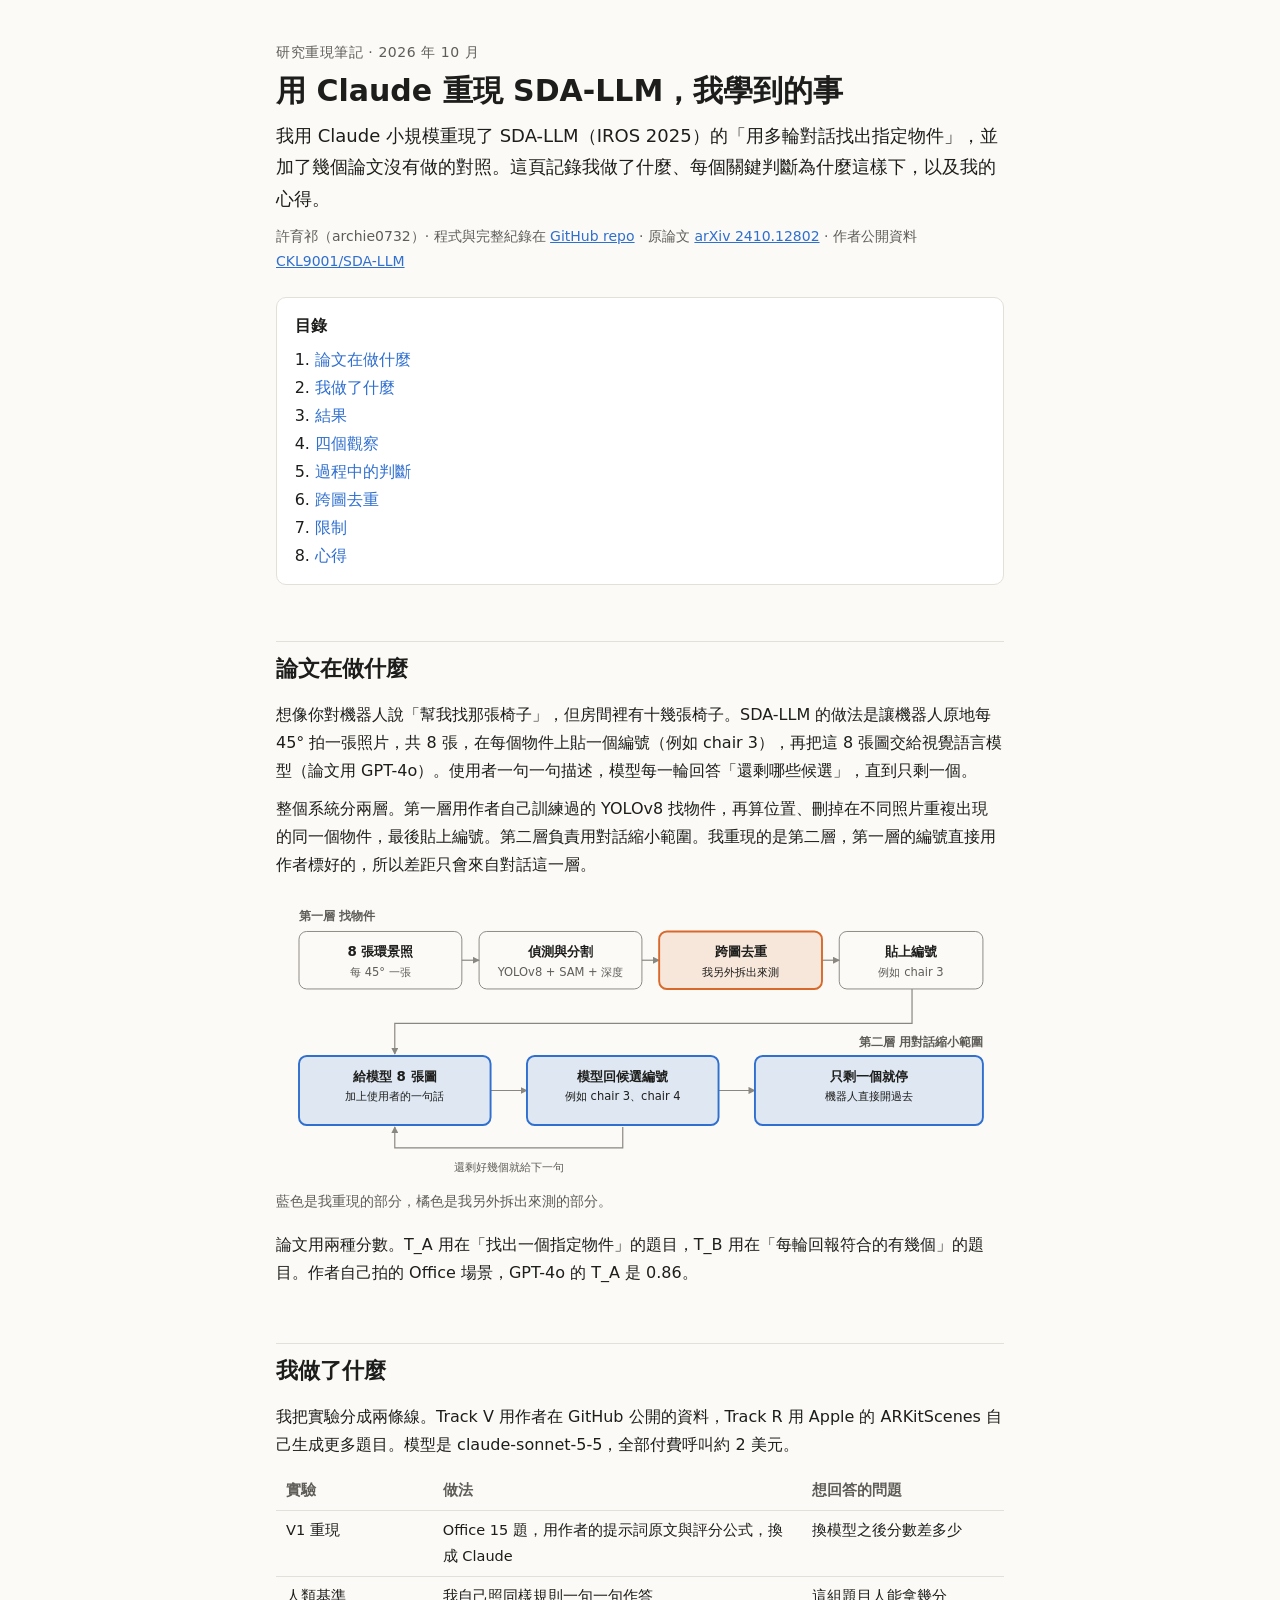
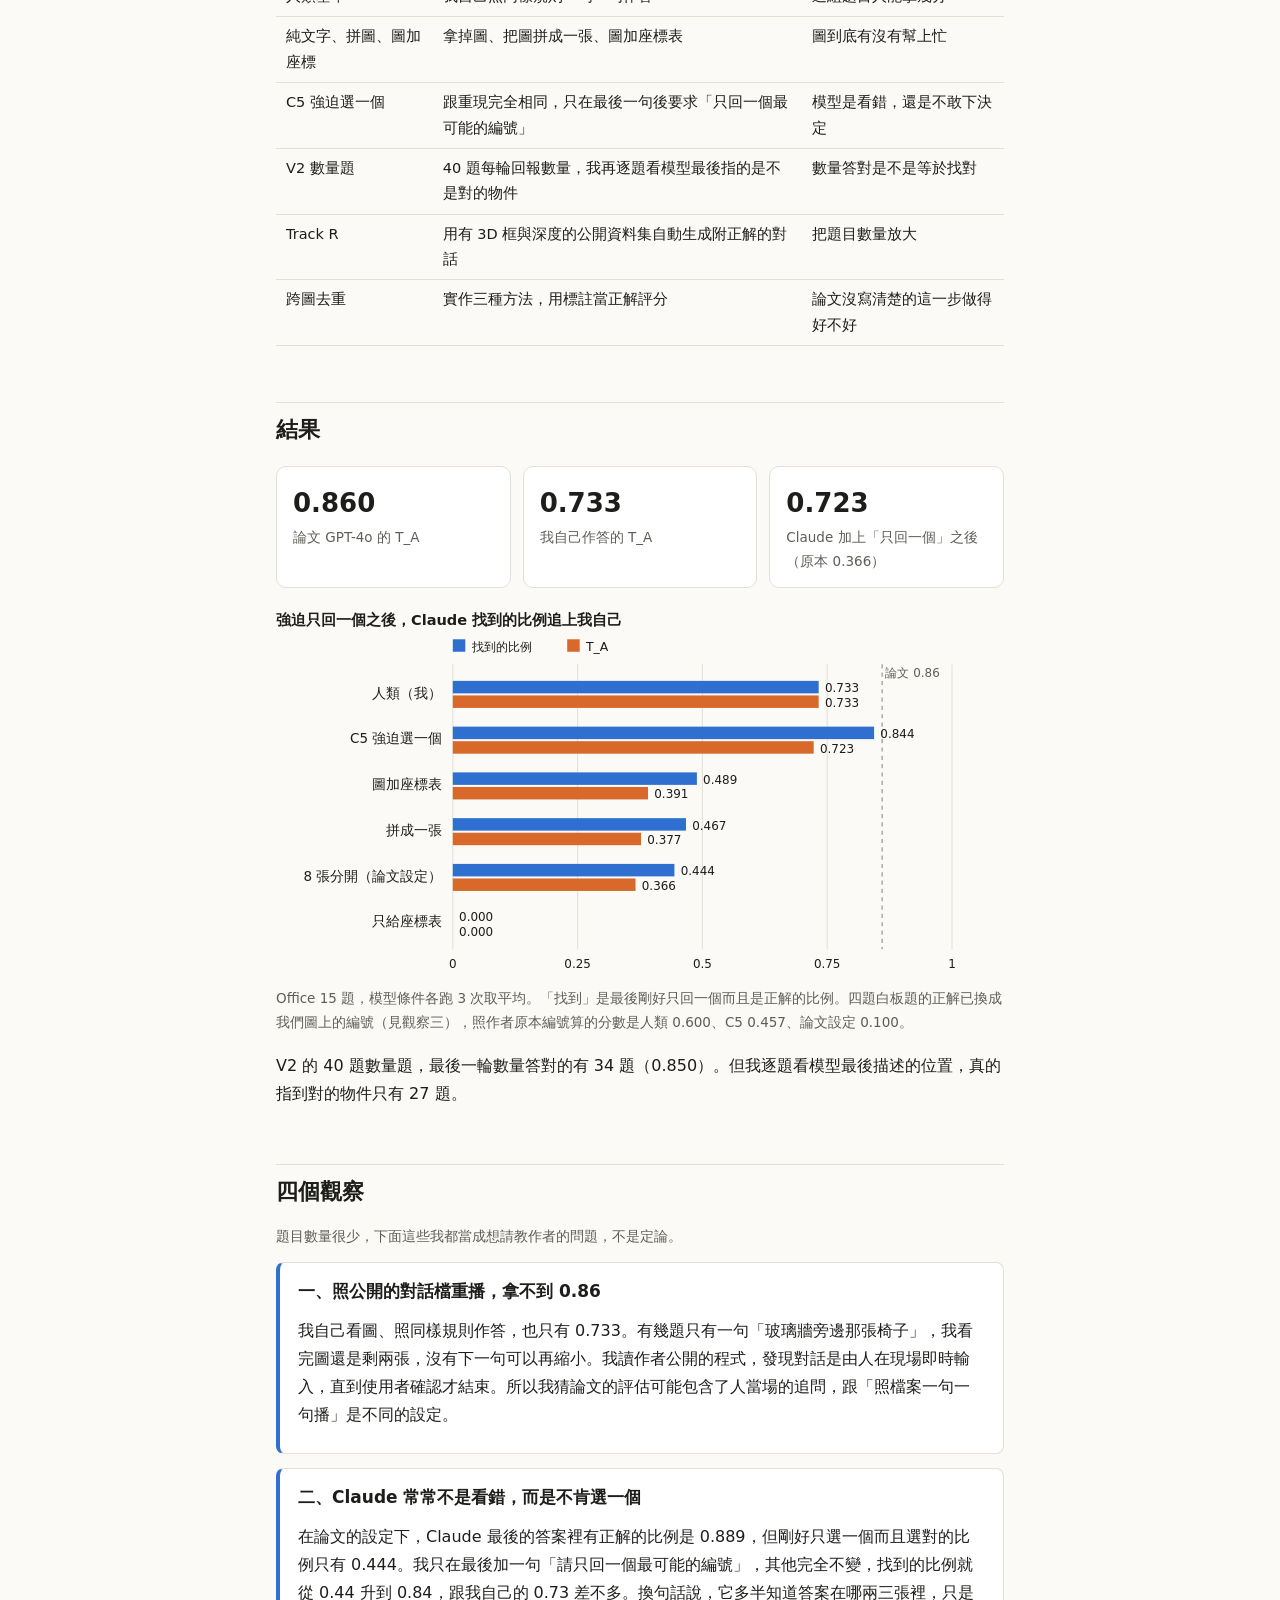
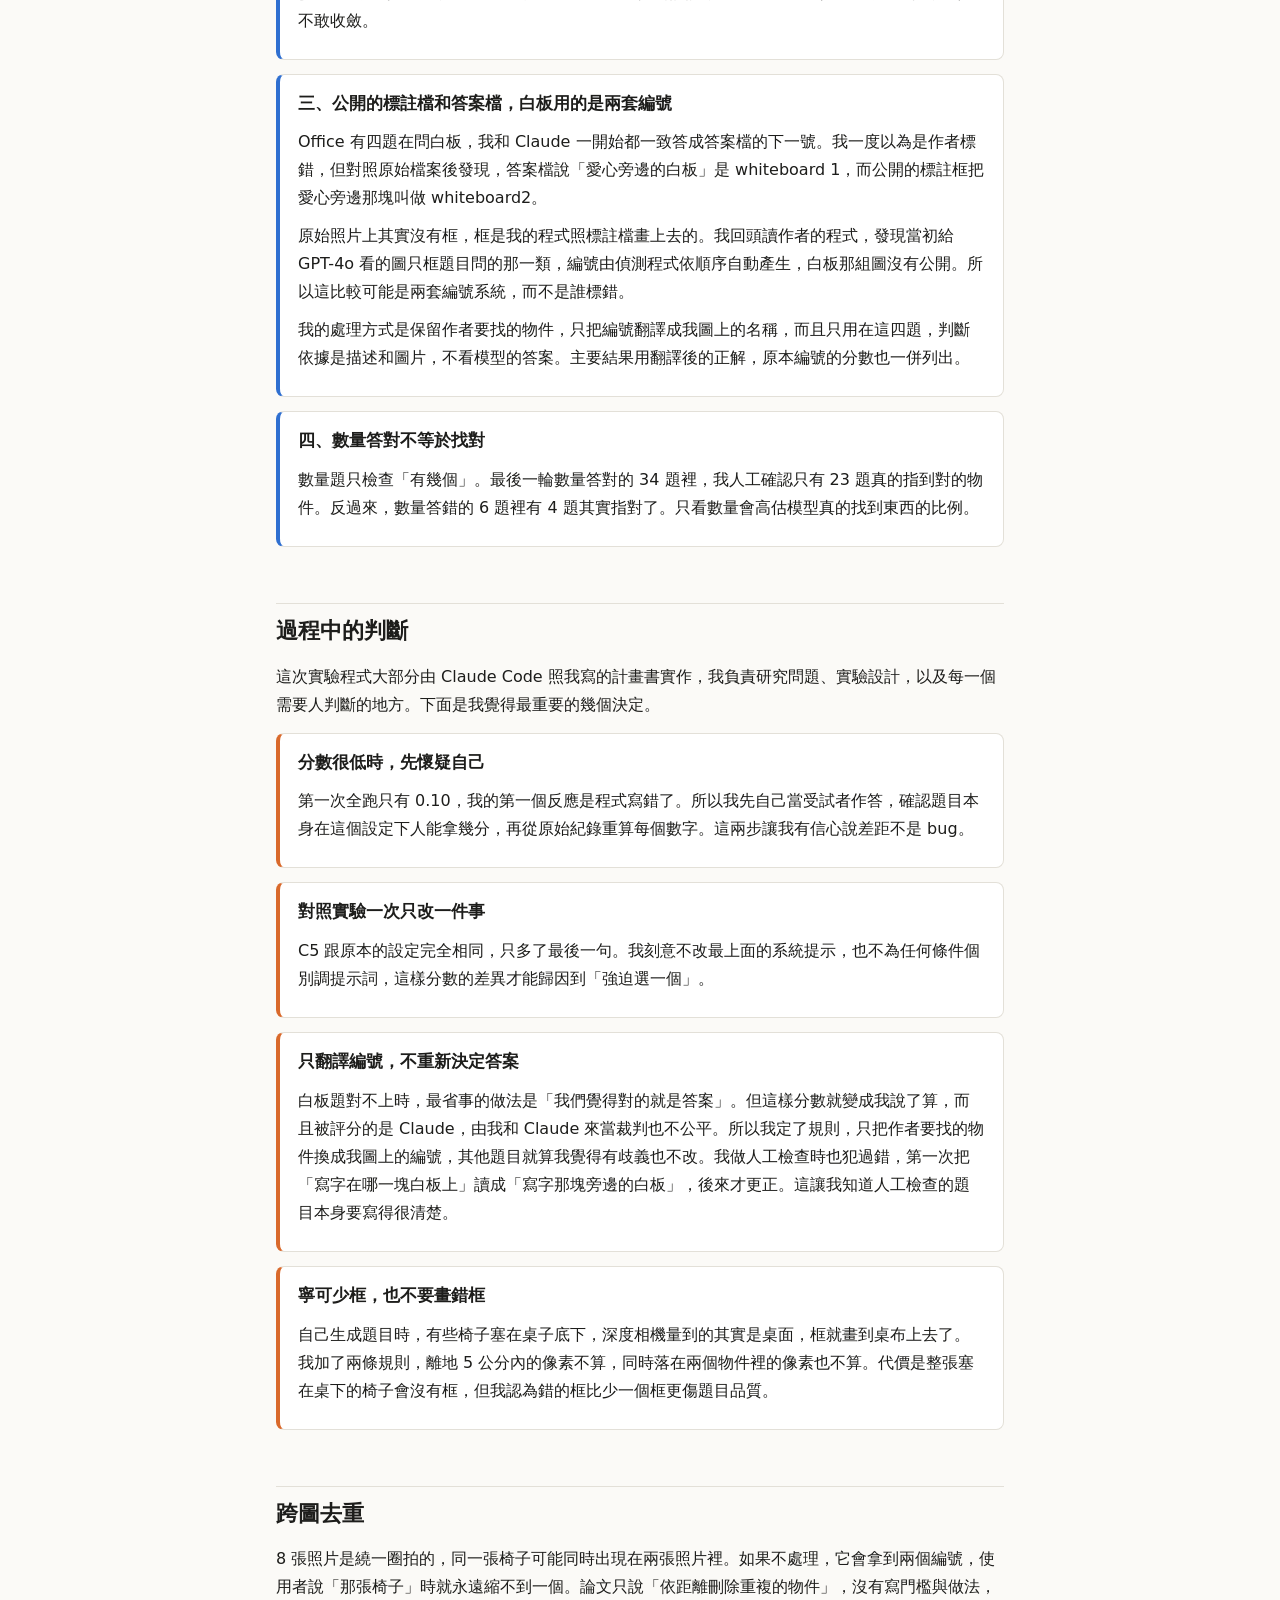
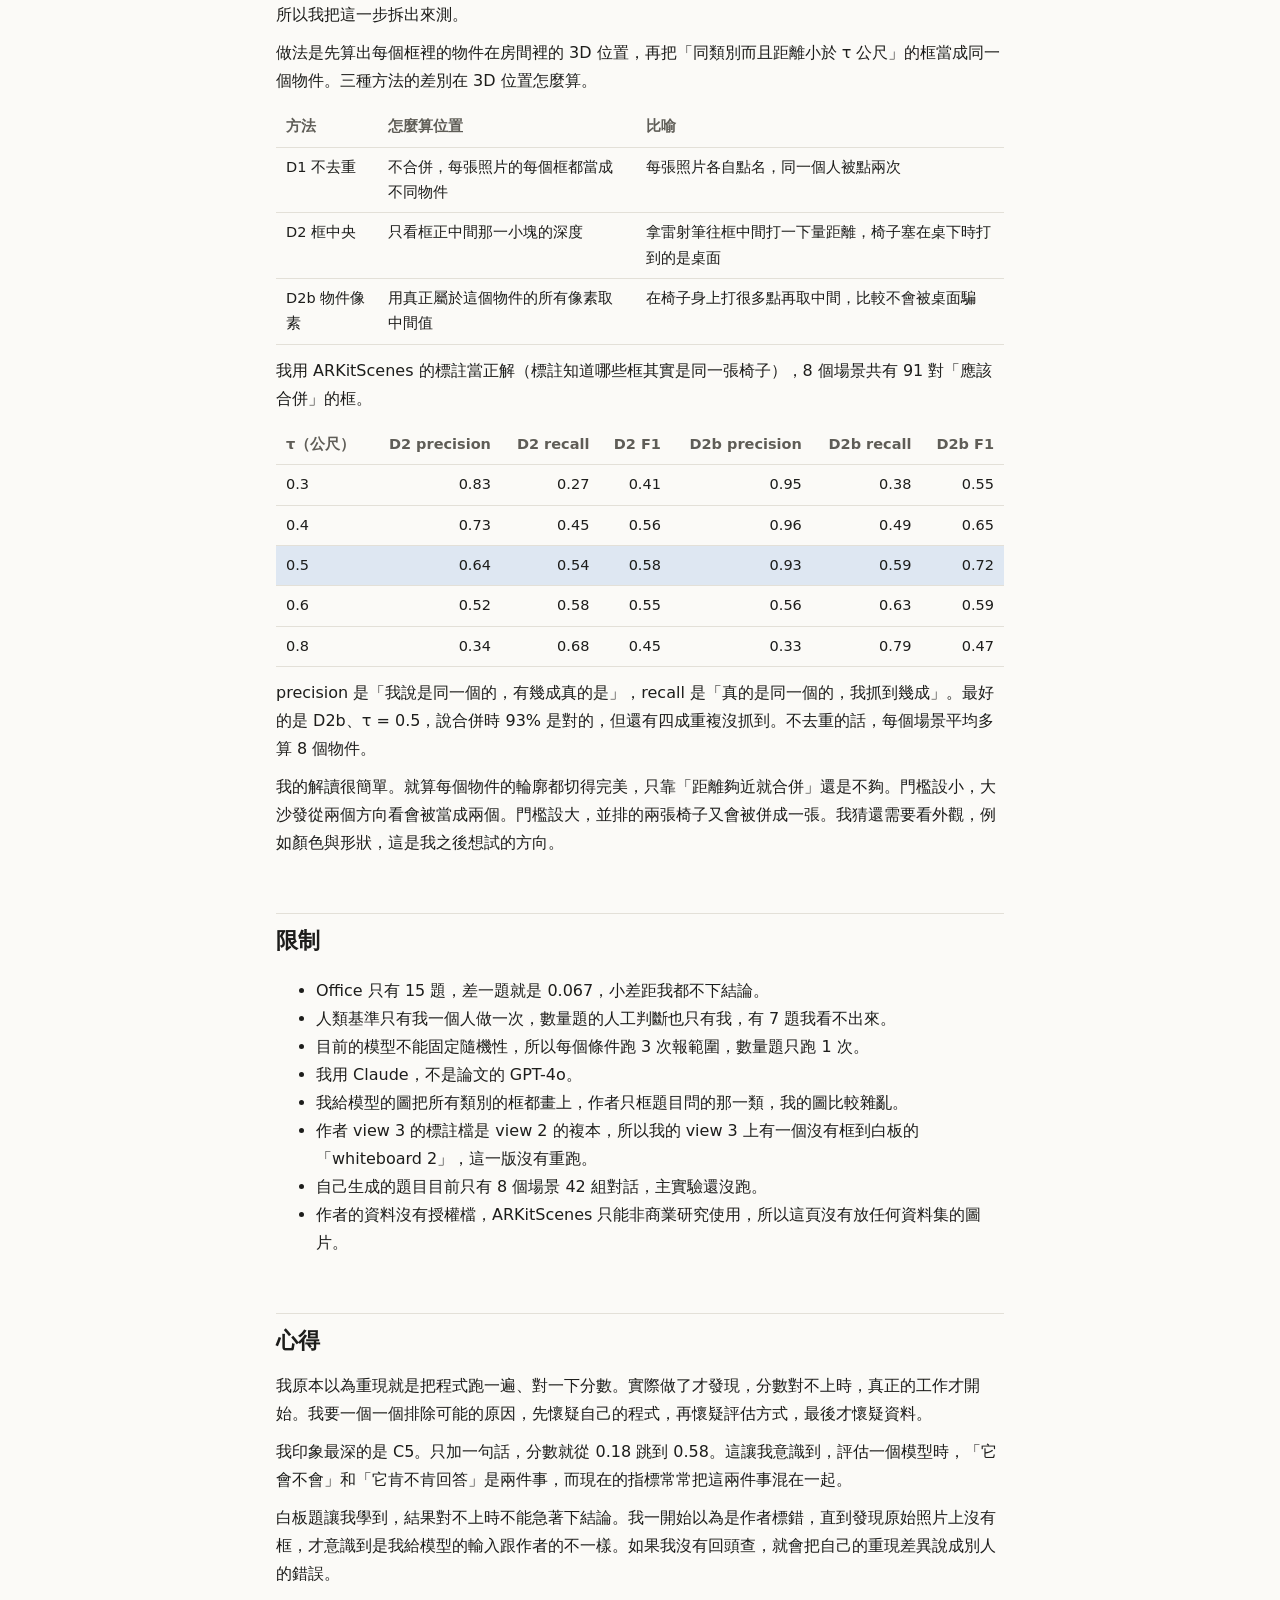
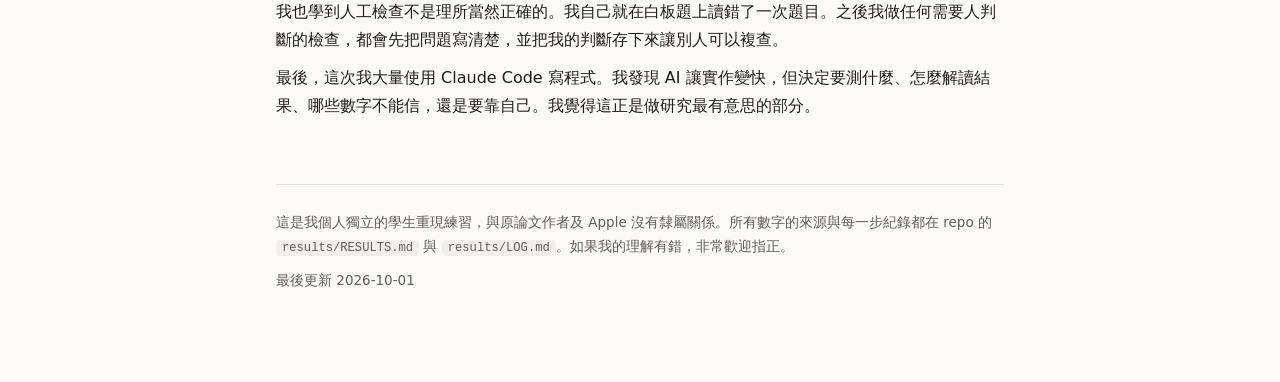
<file: docs/index.html>
<!doctype html>
<html lang="zh-Hant">
<head>
<meta charset="utf-8">
<meta name="viewport" content="width=device-width, initial-scale=1">
<title>SDA-LLM 重現筆記 | archie0732</title>
<meta name="description" content="用 Claude 小規模重現 SDA-LLM（IROS 2025）的實驗紀錄、判斷與心得">
<style>
:root{
  --bg:#fbfaf7;--fg:#1d1d1b;--muted:#5f5d57;--line:#e3e0d8;--card:#ffffff;
  --a1:#2f6fd0;--a1-soft:rgba(47,111,208,.14);--a2:#d9692b;--a2-soft:rgba(217,105,43,.14);
  --ref:#8a8780;--code:#f1efe9;
}
@media (prefers-color-scheme: dark){
  :root{--bg:#161616;--fg:#ecebe7;--muted:#a9a69e;--line:#34322e;--card:#1e1e1d;
    --a1:#6fa1ef;--a1-soft:rgba(111,161,239,.18);--a2:#f0925a;--a2-soft:rgba(240,146,90,.18);--ref:#8f8c85;--code:#262624}
}
*{box-sizing:border-box}
html{-webkit-text-size-adjust:100%}
body{margin:0;background:var(--bg);color:var(--fg);font:16px/1.75 "Noto Sans TC","PingFang TC","Microsoft JhengHei",system-ui,sans-serif}
main{max-width:760px;margin:0 auto;padding:40px 16px 80px}
header .kicker{color:var(--muted);font-size:14px;letter-spacing:.04em}
h1{font-size:30px;line-height:1.3;margin:6px 0 10px}
h2{font-size:22px;margin:56px 0 12px;padding-top:8px;border-top:1px solid var(--line)}
h3{font-size:17px;margin:28px 0 8px}
p{margin:10px 0}
.lead{font-size:18px;color:var(--fg)}
.meta{color:var(--muted);font-size:14px}
a{color:var(--a1)}
code{background:var(--code);padding:1px 6px;border-radius:4px;font-size:.9em}
nav.toc{background:var(--card);border:1px solid var(--line);border-radius:10px;padding:14px 18px;margin:24px 0}
nav.toc ol{margin:6px 0 0;padding-left:20px}
nav.toc a{text-decoration:none}
.table-wrap{overflow-x:auto;margin:12px 0}
table{border-collapse:collapse;width:100%;font-size:14.5px;min-width:520px}
th,td{border-bottom:1px solid var(--line);padding:7px 10px;text-align:left;vertical-align:top}
th{color:var(--muted);font-weight:600}
td.num,th.num{text-align:right;font-variant-numeric:tabular-nums}
tr.hl td{background:var(--a1-soft)}
.cards{display:grid;grid-template-columns:repeat(auto-fit,minmax(220px,1fr));gap:12px;margin:16px 0}
.card{background:var(--card);border:1px solid var(--line);border-radius:10px;padding:14px 16px}
.card .big{font-size:26px;font-weight:700;font-variant-numeric:tabular-nums}
.card .lbl{color:var(--muted);font-size:13.5px}
.finding{background:var(--card);border:1px solid var(--line);border-left:4px solid var(--a1);border-radius:8px;padding:14px 18px;margin:14px 0}
.finding h3{margin:0 0 6px}
.decision{border-left-color:var(--a2)}
figure{margin:18px 0}
figcaption{color:var(--muted);font-size:13.5px;margin-top:6px}
svg{max-width:100%;height:auto;display:block}
svg text{fill:var(--fg);font-family:inherit}
svg .muted{fill:var(--muted)}
.note{color:var(--muted);font-size:14px}
footer{margin-top:64px;color:var(--muted);font-size:13.5px;border-top:1px solid var(--line);padding-top:16px}
</style>
</head>
<body>
<main>

<header>
  <div class="kicker">研究重現筆記 · 2026 年 10 月</div>
  <h1>用 Claude 重現 SDA-LLM，我學到的事</h1>
  <p class="lead">我用 Claude 小規模重現了 SDA-LLM（IROS 2025）的「用多輪對話找出指定物件」，並加了幾個論文沒有做的對照。這頁記錄我做了什麼、每個關鍵判斷為什麼這樣下，以及我的心得。</p>
  <p class="meta">許育祁（archie0732）· 程式與完整紀錄在 <a href="https://github.com/archie0732/sda-llm-repro">GitHub repo</a> · 原論文 <a href="https://arxiv.org/abs/2410.12802">arXiv 2410.12802</a> · 作者公開資料 <a href="https://github.com/CKL9001/SDA-LLM">CKL9001/SDA-LLM</a></p>
</header>

<nav class="toc" aria-label="目錄">
  <strong>目錄</strong>
  <ol>
    <li><a href="#paper">論文在做什麼</a></li>
    <li><a href="#what">我做了什麼</a></li>
    <li><a href="#results">結果</a></li>
    <li><a href="#findings">四個觀察</a></li>
    <li><a href="#decisions">過程中的判斷</a></li>
    <li><a href="#dedup">跨圖去重</a></li>
    <li><a href="#limits">限制</a></li>
    <li><a href="#reflection">心得</a></li>
  </ol>
</nav>

<section id="paper">
<h2>論文在做什麼</h2>
<p>想像你對機器人說「幫我找那張椅子」，但房間裡有十幾張椅子。SDA-LLM 的做法是讓機器人原地每 45° 拍一張照片，共 8 張，在每個物件上貼一個編號（例如 chair 3），再把這 8 張圖交給視覺語言模型（論文用 GPT-4o）。使用者一句一句描述，模型每一輪回答「還剩哪些候選」，直到只剩一個。</p>
<p>整個系統分兩層。第一層用作者自己訓練過的 YOLOv8 找物件，再算位置、刪掉在不同照片重複出現的同一個物件，最後貼上編號。第二層負責用對話縮小範圍。我重現的是第二層，第一層的編號直接用作者標好的，所以差距只會來自對話這一層。</p>

<figure>
<svg viewBox="0 0 760 300" role="img" aria-label="SDA-LLM 兩層流程與我做的部分">
  <defs><marker id="ar" viewBox="0 0 10 10" refX="9" refY="5" markerWidth="6" markerHeight="6" orient="auto-start-reverse"><path d="M0 0L10 5L0 10z" fill="var(--ref)"/></marker></defs>
  <text x="24" y="24" font-size="13" font-weight="600" class="muted">第一層 找物件</text>
  <g fill="none" stroke="var(--ref)" stroke-width="1.25">
    <path d="M194 66H212" marker-end="url(#ar)"/><path d="M382 66H400" marker-end="url(#ar)"/><path d="M570 66H588" marker-end="url(#ar)"/>
    <path d="M664 96V132H124V164" marker-end="url(#ar)"/>
    <path d="M224 202H262" marker-end="url(#ar)"/><path d="M462 202H500" marker-end="url(#ar)"/>
    <path d="M362 240V262H124V240" marker-end="url(#ar)"/>
  </g>
  <rect x="24" y="36" width="170" height="60" rx="8" fill="none" stroke="var(--ref)"/>
  <text x="109" y="62" text-anchor="middle" font-size="14" font-weight="600">8 張環景照</text>
  <text x="109" y="82" text-anchor="middle" font-size="12" class="muted">每 45° 一張</text>
  <rect x="212" y="36" width="170" height="60" rx="8" fill="none" stroke="var(--ref)"/>
  <text x="297" y="62" text-anchor="middle" font-size="14" font-weight="600">偵測與分割</text>
  <text x="297" y="82" text-anchor="middle" font-size="12" class="muted">YOLOv8 + SAM + 深度</text>
  <rect x="400" y="36" width="170" height="60" rx="8" fill="var(--a2-soft)" stroke="var(--a2)" stroke-width="2"/>
  <text x="485" y="62" text-anchor="middle" font-size="14" font-weight="600">跨圖去重</text>
  <text x="485" y="82" text-anchor="middle" font-size="12">我另外拆出來測</text>
  <rect x="588" y="36" width="150" height="60" rx="8" fill="none" stroke="var(--ref)"/>
  <text x="663" y="62" text-anchor="middle" font-size="14" font-weight="600">貼上編號</text>
  <text x="663" y="82" text-anchor="middle" font-size="12" class="muted">例如 chair 3</text>
  <text x="738" y="156" text-anchor="end" font-size="13" font-weight="600" class="muted">第二層 用對話縮小範圍</text>
  <rect x="24" y="166" width="200" height="72" rx="8" fill="var(--a1-soft)" stroke="var(--a1)" stroke-width="2"/>
  <text x="124" y="192" text-anchor="middle" font-size="14" font-weight="600">給模型 8 張圖</text>
  <text x="124" y="212" text-anchor="middle" font-size="12">加上使用者的一句話</text>
  <rect x="262" y="166" width="200" height="72" rx="8" fill="var(--a1-soft)" stroke="var(--a1)" stroke-width="2"/>
  <text x="362" y="192" text-anchor="middle" font-size="14" font-weight="600">模型回候選編號</text>
  <text x="362" y="212" text-anchor="middle" font-size="12">例如 chair 3、chair 4</text>
  <rect x="500" y="166" width="238" height="72" rx="8" fill="var(--a1-soft)" stroke="var(--a1)" stroke-width="2"/>
  <text x="619" y="192" text-anchor="middle" font-size="14" font-weight="600">只剩一個就停</text>
  <text x="619" y="212" text-anchor="middle" font-size="12">機器人直接開過去</text>
  <text x="243" y="286" text-anchor="middle" font-size="12" class="muted">還剩好幾個就給下一句</text>
</svg>
<figcaption>藍色是我重現的部分，橘色是我另外拆出來測的部分。</figcaption>
</figure>

<p>論文用兩種分數。T_A 用在「找出一個指定物件」的題目，T_B 用在「每輪回報符合的有幾個」的題目。作者自己拍的 Office 場景，GPT-4o 的 T_A 是 0.86。</p>
</section>

<section id="what">
<h2>我做了什麼</h2>
<p>我把實驗分成兩條線。Track V 用作者在 GitHub 公開的資料，Track R 用 Apple 的 ARKitScenes 自己生成更多題目。模型是 claude-sonnet-5-5，全部付費呼叫約 2 美元。</p>
<div class="table-wrap"><table>
<thead><tr><th>實驗</th><th>做法</th><th>想回答的問題</th></tr></thead>
<tbody>
<tr><td>V1 重現</td><td>Office 15 題，用作者的提示詞原文與評分公式，換成 Claude</td><td>換模型之後分數差多少</td></tr>
<tr><td>人類基準</td><td>我自己照同樣規則一句一句作答</td><td>這組題目人能拿幾分</td></tr>
<tr><td>純文字、拼圖、圖加座標</td><td>拿掉圖、把圖拼成一張、圖加座標表</td><td>圖到底有沒有幫上忙</td></tr>
<tr><td>C5 強迫選一個</td><td>跟重現完全相同，只在最後一句後要求「只回一個最可能的編號」</td><td>模型是看錯，還是不敢下決定</td></tr>
<tr><td>V2 數量題</td><td>40 題每輪回報數量，我再逐題看模型最後指的是不是對的物件</td><td>數量答對是不是等於找對</td></tr>
<tr><td>Track R</td><td>用有 3D 框與深度的公開資料集自動生成附正解的對話</td><td>把題目數量放大</td></tr>
<tr><td>跨圖去重</td><td>實作三種方法，用標註當正解評分</td><td>論文沒寫清楚的這一步做得好不好</td></tr>
</tbody></table></div>
</section>

<section id="results">
<h2>結果</h2>
<div class="cards">
  <div class="card"><div class="big">0.860</div><div class="lbl">論文 GPT-4o 的 T_A</div></div>
  <div class="card"><div class="big">0.733</div><div class="lbl">我自己作答的 T_A</div></div>
  <div class="card"><div class="big">0.723</div><div class="lbl">Claude 加上「只回一個」之後（原本 0.366）</div></div>
</div>

<figure>
<svg viewBox="0 0 700 360" role="img" aria-label="V1 Office 15 題各條件的找到比例與 T_A"><text x="0" y="18" font-size="14" font-weight="600">強迫只回一個之後，Claude 找到的比例追上我自己</text><g font-size="12" class="muted"><rect x="170" y="32" width="12" height="12" fill="var(--a1)"/><text x="188" y="43">找到的比例</text><rect x="280" y="32" width="12" height="12" fill="var(--a2)"/><text x="298" y="43">T_A</text></g><g stroke="var(--line)"><line x1="170" y1="56" x2="170" y2="330"/><line x1="290" y1="56" x2="290" y2="330"/><line x1="410" y1="56" x2="410" y2="330"/><line x1="530" y1="56" x2="530" y2="330"/><line x1="650" y1="56" x2="650" y2="330"/></g><g font-size="11.5" class="muted" text-anchor="middle"><text x="170" y="348">0</text><text x="290" y="348">0.25</text><text x="410" y="348">0.5</text><text x="530" y="348">0.75</text><text x="650" y="348">1</text></g><line x1="582.8" y1="56" x2="582.8" y2="330" stroke="var(--ref)" stroke-dasharray="4 4"/><text x="586" y="68" font-size="11.5" class="muted">論文 0.86</text><g font-size="13"><text x="160" y="88" text-anchor="end">人類（我）</text><rect x="170" y="72" width="351.8" height="12" fill="var(--a1)"/><text x="527.8" y="83" font-size="11.5">0.733</text><rect x="170" y="86" width="351.8" height="12" fill="var(--a2)"/><text x="527.8" y="97" font-size="11.5">0.733</text><text x="160" y="132" text-anchor="end">C5 強迫選一個</text><rect x="170" y="116" width="405.1" height="12" fill="var(--a1)"/><text x="581.1" y="127" font-size="11.5">0.844</text><rect x="170" y="130" width="347.0" height="12" fill="var(--a2)"/><text x="523.0" y="141" font-size="11.5">0.723</text><text x="160" y="176" text-anchor="end">圖加座標表</text><rect x="170" y="160" width="234.7" height="12" fill="var(--a1)"/><text x="410.7" y="171" font-size="11.5">0.489</text><rect x="170" y="174" width="187.7" height="12" fill="var(--a2)"/><text x="363.7" y="185" font-size="11.5">0.391</text><text x="160" y="220" text-anchor="end">拼成一張</text><rect x="170" y="204" width="224.2" height="12" fill="var(--a1)"/><text x="400.2" y="215" font-size="11.5">0.467</text><rect x="170" y="218" width="181.0" height="12" fill="var(--a2)"/><text x="357.0" y="229" font-size="11.5">0.377</text><text x="160" y="264" text-anchor="end">8 張分開（論文設定）</text><rect x="170" y="248" width="213.1" height="12" fill="var(--a1)"/><text x="389.1" y="259" font-size="11.5">0.444</text><rect x="170" y="262" width="175.7" height="12" fill="var(--a2)"/><text x="351.7" y="273" font-size="11.5">0.366</text><text x="160" y="308" text-anchor="end">只給座標表</text><text x="176" y="303" font-size="11.5">0.000</text><text x="176" y="317" font-size="11.5">0.000</text></g></svg>
<figcaption>Office 15 題，模型條件各跑 3 次取平均。「找到」是最後剛好只回一個而且是正解的比例。四題白板題的正解已換成我們圖上的編號（見觀察三），照作者原本編號算的分數是人類 0.600、C5 0.457、論文設定 0.100。</figcaption>
</figure>

<p>V2 的 40 題數量題，最後一輪數量答對的有 34 題（0.850）。但我逐題看模型最後描述的位置，真的指到對的物件只有 27 題。</p>
</section>

<section id="findings">
<h2>四個觀察</h2>
<p class="note">題目數量很少，下面這些我都當成想請教作者的問題，不是定論。</p>

<div class="finding">
<h3>一、照公開的對話檔重播，拿不到 0.86</h3>
<p>我自己看圖、照同樣規則作答，也只有 0.733。有幾題只有一句「玻璃牆旁邊那張椅子」，我看完圖還是剩兩張，沒有下一句可以再縮小。我讀作者公開的程式，發現對話是由人在現場即時輸入，直到使用者確認才結束。所以我猜論文的評估可能包含了人當場的追問，跟「照檔案一句一句播」是不同的設定。</p>
</div>

<div class="finding">
<h3>二、Claude 常常不是看錯，而是不肯選一個</h3>
<p>在論文的設定下，Claude 最後的答案裡有正解的比例是 0.889，但剛好只選一個而且選對的比例只有 0.444。我只在最後加一句「請只回一個最可能的編號」，其他完全不變，找到的比例就從 0.44 升到 0.84，跟我自己的 0.73 差不多。換句話說，它多半知道答案在哪兩三張裡，只是不敢收斂。</p>
</div>

<div class="finding">
<h3>三、公開的標註檔和答案檔，白板用的是兩套編號</h3>
<p>Office 有四題在問白板，我和 Claude 一開始都一致答成答案檔的下一號。我一度以為是作者標錯，但對照原始檔案後發現，答案檔說「愛心旁邊的白板」是 whiteboard 1，而公開的標註框把愛心旁邊那塊叫做 whiteboard2。</p>
<p>原始照片上其實沒有框，框是我的程式照標註檔畫上去的。我回頭讀作者的程式，發現當初給 GPT-4o 看的圖只框題目問的那一類，編號由偵測程式依順序自動產生，白板那組圖沒有公開。所以這比較可能是兩套編號系統，而不是誰標錯。</p>
<p>我的處理方式是保留作者要找的物件，只把編號翻譯成我圖上的名稱，而且只用在這四題，判斷依據是描述和圖片，不看模型的答案。主要結果用翻譯後的正解，原本編號的分數也一併列出。</p>
</div>

<div class="finding">
<h3>四、數量答對不等於找對</h3>
<p>數量題只檢查「有幾個」。最後一輪數量答對的 34 題裡，我人工確認只有 23 題真的指到對的物件。反過來，數量答錯的 6 題裡有 4 題其實指對了。只看數量會高估模型真的找到東西的比例。</p>
</div>
</section>

<section id="decisions">
<h2>過程中的判斷</h2>
<p>這次實驗程式大部分由 Claude Code 照我寫的計畫書實作，我負責研究問題、實驗設計，以及每一個需要人判斷的地方。下面是我覺得最重要的幾個決定。</p>

<div class="finding decision">
<h3>分數很低時，先懷疑自己</h3>
<p>第一次全跑只有 0.10，我的第一個反應是程式寫錯了。所以我先自己當受試者作答，確認題目本身在這個設定下人能拿幾分，再從原始紀錄重算每個數字。這兩步讓我有信心說差距不是 bug。</p>
</div>

<div class="finding decision">
<h3>對照實驗一次只改一件事</h3>
<p>C5 跟原本的設定完全相同，只多了最後一句。我刻意不改最上面的系統提示，也不為任何條件個別調提示詞，這樣分數的差異才能歸因到「強迫選一個」。</p>
</div>

<div class="finding decision">
<h3>只翻譯編號，不重新決定答案</h3>
<p>白板題對不上時，最省事的做法是「我們覺得對的就是答案」。但這樣分數就變成我說了算，而且被評分的是 Claude，由我和 Claude 來當裁判也不公平。所以我定了規則，只把作者要找的物件換成我圖上的編號，其他題目就算我覺得有歧義也不改。我做人工檢查時也犯過錯，第一次把「寫字在哪一塊白板上」讀成「寫字那塊旁邊的白板」，後來才更正。這讓我知道人工檢查的題目本身要寫得很清楚。</p>
</div>

<div class="finding decision">
<h3>寧可少框，也不要畫錯框</h3>
<p>自己生成題目時，有些椅子塞在桌子底下，深度相機量到的其實是桌面，框就畫到桌布上去了。我加了兩條規則，離地 5 公分內的像素不算，同時落在兩個物件裡的像素也不算。代價是整張塞在桌下的椅子會沒有框，但我認為錯的框比少一個框更傷題目品質。</p>
</div>
</section>

<section id="dedup">
<h2>跨圖去重</h2>
<p>8 張照片是繞一圈拍的，同一張椅子可能同時出現在兩張照片裡。如果不處理，它會拿到兩個編號，使用者說「那張椅子」時就永遠縮不到一個。論文只說「依距離刪除重複的物件」，沒有寫門檻與做法，所以我把這一步拆出來測。</p>
<p>做法是先算出每個框裡的物件在房間裡的 3D 位置，再把「同類別而且距離小於 τ 公尺」的框當成同一個物件。三種方法的差別在 3D 位置怎麼算。</p>
<div class="table-wrap"><table>
<thead><tr><th>方法</th><th>怎麼算位置</th><th>比喻</th></tr></thead>
<tbody>
<tr><td>D1 不去重</td><td>不合併，每張照片的每個框都當成不同物件</td><td>每張照片各自點名，同一個人被點兩次</td></tr>
<tr><td>D2 框中央</td><td>只看框正中間那一小塊的深度</td><td>拿雷射筆往框中間打一下量距離，椅子塞在桌下時打到的是桌面</td></tr>
<tr><td>D2b 物件像素</td><td>用真正屬於這個物件的所有像素取中間值</td><td>在椅子身上打很多點再取中間，比較不會被桌面騙</td></tr>
</tbody></table></div>
<p>我用 ARKitScenes 的標註當正解（標註知道哪些框其實是同一張椅子），8 個場景共有 91 對「應該合併」的框。</p>
<div class="table-wrap"><table>
<thead><tr><th>τ（公尺）</th><th class="num">D2 precision</th><th class="num">D2 recall</th><th class="num">D2 F1</th><th class="num">D2b precision</th><th class="num">D2b recall</th><th class="num">D2b F1</th></tr></thead>
<tbody>
<tr><td>0.3</td><td class="num">0.83</td><td class="num">0.27</td><td class="num">0.41</td><td class="num">0.95</td><td class="num">0.38</td><td class="num">0.55</td></tr>
<tr><td>0.4</td><td class="num">0.73</td><td class="num">0.45</td><td class="num">0.56</td><td class="num">0.96</td><td class="num">0.49</td><td class="num">0.65</td></tr>
<tr class="hl"><td>0.5</td><td class="num">0.64</td><td class="num">0.54</td><td class="num">0.58</td><td class="num">0.93</td><td class="num">0.59</td><td class="num">0.72</td></tr>
<tr><td>0.6</td><td class="num">0.52</td><td class="num">0.58</td><td class="num">0.55</td><td class="num">0.56</td><td class="num">0.63</td><td class="num">0.59</td></tr>
<tr><td>0.8</td><td class="num">0.34</td><td class="num">0.68</td><td class="num">0.45</td><td class="num">0.33</td><td class="num">0.79</td><td class="num">0.47</td></tr>
</tbody></table></div>
<p>precision 是「我說是同一個的，有幾成真的是」，recall 是「真的是同一個的，我抓到幾成」。最好的是 D2b、τ = 0.5，說合併時 93% 是對的，但還有四成重複沒抓到。不去重的話，每個場景平均多算 8 個物件。</p>
<p>我的解讀很簡單。就算每個物件的輪廓都切得完美，只靠「距離夠近就合併」還是不夠。門檻設小，大沙發從兩個方向看會被當成兩個。門檻設大，並排的兩張椅子又會被併成一張。我猜還需要看外觀，例如顏色與形狀，這是我之後想試的方向。</p>
</section>

<section id="limits">
<h2>限制</h2>
<ul>
  <li>Office 只有 15 題，差一題就是 0.067，小差距我都不下結論。</li>
  <li>人類基準只有我一個人做一次，數量題的人工判斷也只有我，有 7 題我看不出來。</li>
  <li>目前的模型不能固定隨機性，所以每個條件跑 3 次報範圍，數量題只跑 1 次。</li>
  <li>我用 Claude，不是論文的 GPT-4o。</li>
  <li>我給模型的圖把所有類別的框都畫上，作者只框題目問的那一類，我的圖比較雜亂。</li>
  <li>作者 view 3 的標註檔是 view 2 的複本，所以我的 view 3 上有一個沒有框到白板的「whiteboard 2」，這一版沒有重跑。</li>
  <li>自己生成的題目目前只有 8 個場景 42 組對話，主實驗還沒跑。</li>
  <li>作者的資料沒有授權檔，ARKitScenes 只能非商業研究使用，所以這頁沒有放任何資料集的圖片。</li>
</ul>
</section>

<section id="reflection">
<h2>心得</h2>
<p>我原本以為重現就是把程式跑一遍、對一下分數。實際做了才發現，分數對不上時，真正的工作才開始。我要一個一個排除可能的原因，先懷疑自己的程式，再懷疑評估方式，最後才懷疑資料。</p>
<p>我印象最深的是 C5。只加一句話，分數就從 0.18 跳到 0.58。這讓我意識到，評估一個模型時，「它會不會」和「它肯不肯回答」是兩件事，而現在的指標常常把這兩件事混在一起。</p>
<p>白板題讓我學到，結果對不上時不能急著下結論。我一開始以為是作者標錯，直到發現原始照片上沒有框，才意識到是我給模型的輸入跟作者的不一樣。如果我沒有回頭查，就會把自己的重現差異說成別人的錯誤。</p>
<p>我也學到人工檢查不是理所當然正確的。我自己就在白板題上讀錯了一次題目。之後我做任何需要人判斷的檢查，都會先把問題寫清楚，並把我的判斷存下來讓別人可以複查。</p>
<p>最後，這次我大量使用 Claude Code 寫程式。我發現 AI 讓實作變快，但決定要測什麼、怎麼解讀結果、哪些數字不能信，還是要靠自己。我覺得這正是做研究最有意思的部分。</p>
</section>

<footer>
  <p>這是我個人獨立的學生重現練習，與原論文作者及 Apple 沒有隸屬關係。所有數字的來源與每一步紀錄都在 repo 的 <code>results/RESULTS.md</code> 與 <code>results/LOG.md</code>。如果我的理解有錯，非常歡迎指正。</p>
  <p>最後更新 2026-10-01</p>
</footer>

</main>
</body>
</html>
</file>
